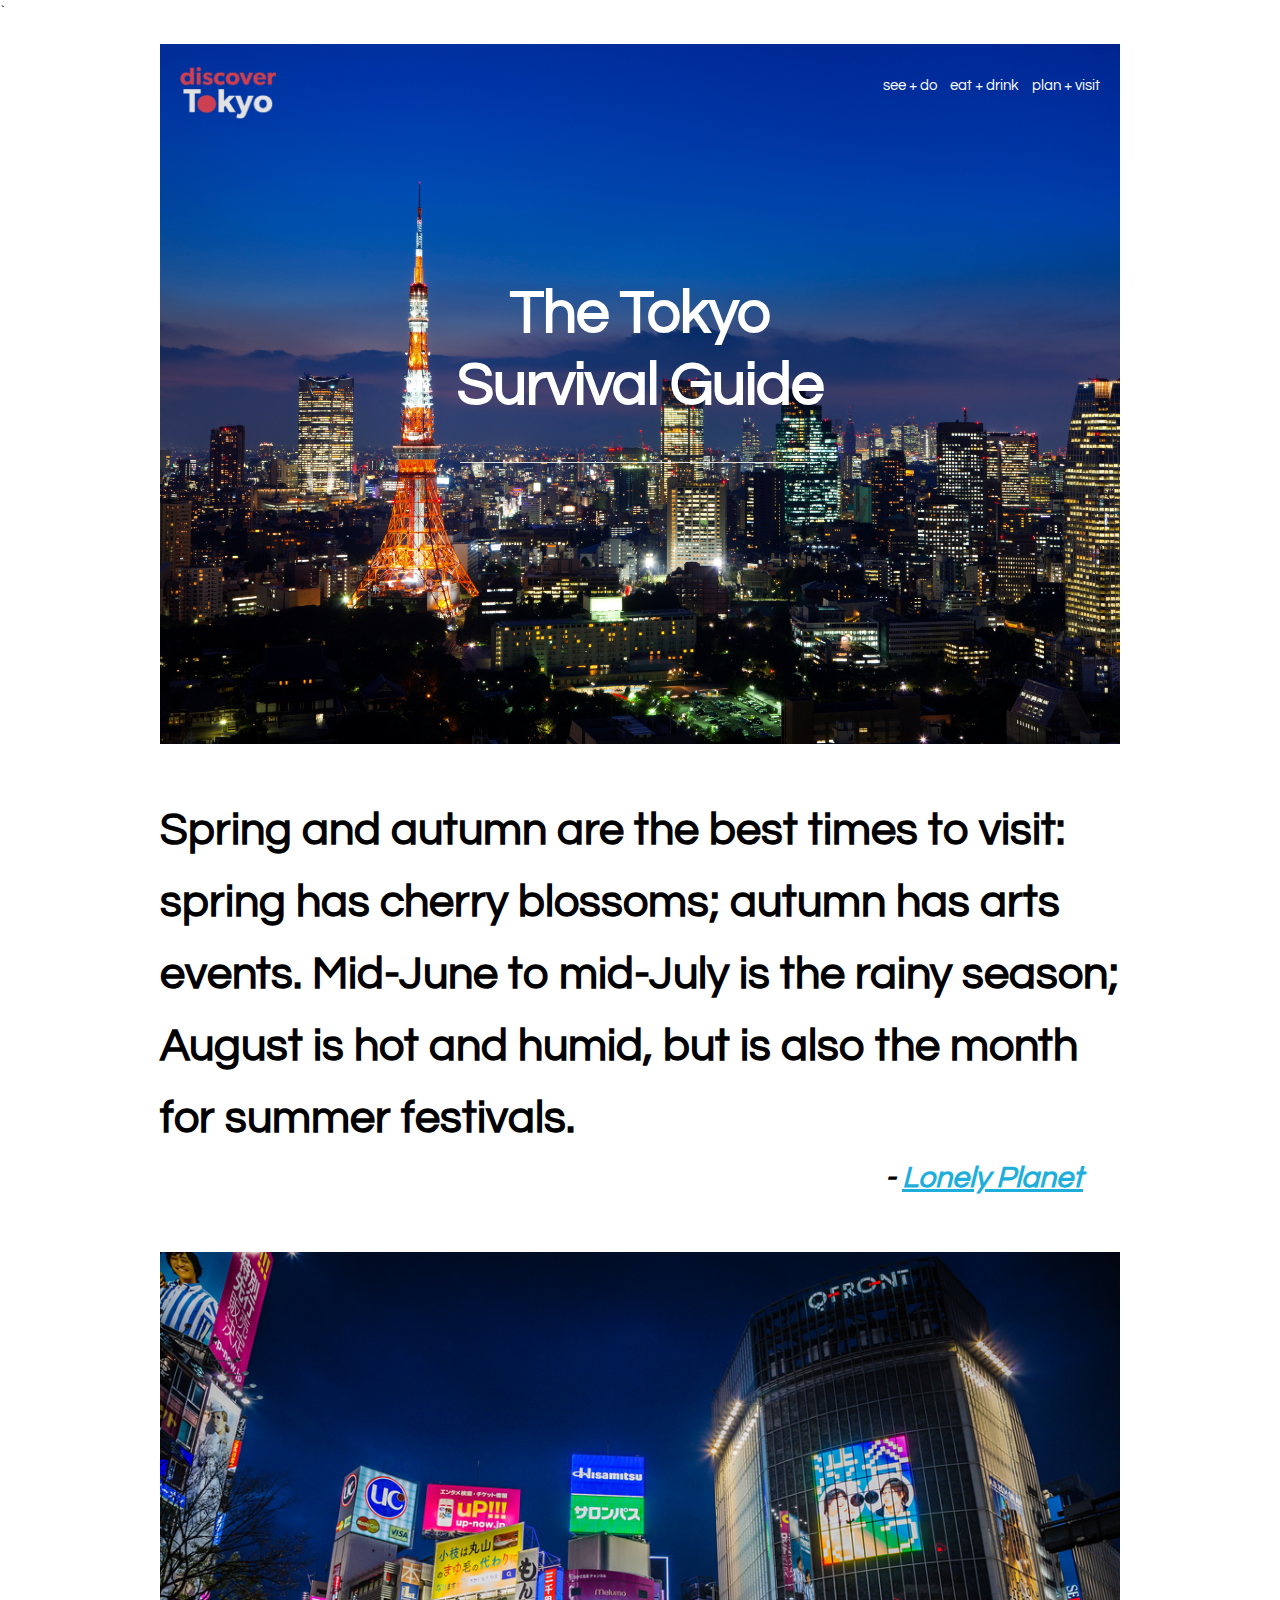
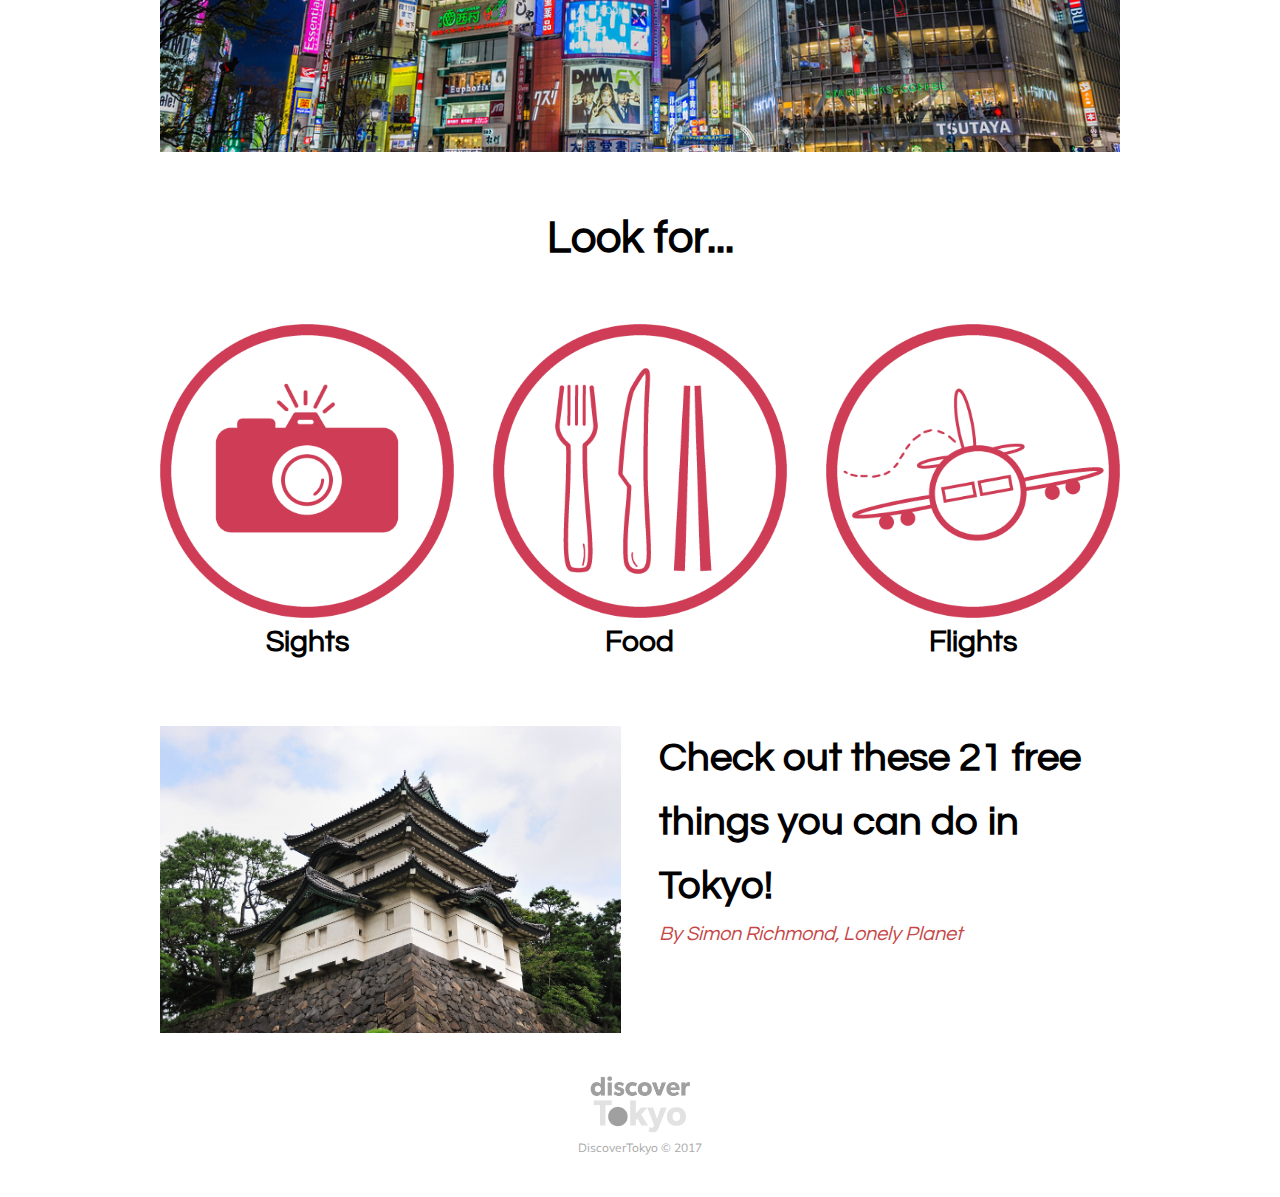
<file: index.html>
`<!DOCTYPE html>
<html>
<head>
	<title>Tokyo Survival Guide</title>
	<link rel="stylesheet" type="text/css" href="Skeleton/css/skeleton.css">
	<link rel="stylesheet" type="text/css" href="Skeleton/css/normalize.css">
	<link rel="stylesheet" type="text/css" href="custom.css"> 
	<link href="https://fonts.googleapis.com/css?family=Questrial" rel="stylesheet">
	<link href="https://fonts.googleapis.com/css?family=Muli" rel="stylesheet">
</head>
<body>
	<div class="clear"></div>
	<div class="container">
	<div class="row">
		<div class="twelve columns">
			<div id="header1">
				<div class="row">
					<a href="index.html">
						<img src="Skeleton/images/logo.png" id="logo">
					</a>	
					<nav>
						<a href="">see + do</a>
						<a href="eat+drink.html">eat + drink</a>
						<a href="">plan + visit</a>
						<!--<hr / class="longline">-->
					</nav>
				</div>
				<div class="row">
					<h1 id="tagline1">The Tokyo <br> Survival Guide</h1>
					<hr / class="shortline">
				</div>
			</div>
		</div>
	</div>

	<div class="row">
	<div class="twelve columns">
		<div id="title1">
			Spring and autumn are the best times to visit: spring has cherry blossoms; autumn has arts events. Mid-June to mid-July is the rainy season; August is hot and humid, but is also the month for summer festivals.
			<div id="credit">- <a href="http://lonelyplanet.com" target="_blank">Lonely Planet</a></div>
		</div>
	</div>
	</div>

	<div class="row">
	<div class="twelve columns">
		<div id="header2">
		</div>
	</div> 
	</div>

	<div id="title3">Look for...</div>
	<div class="iconrow">
		<div class="one-third column">
			<a href="https://www.lonelyplanet.com/japan/tokyo/attractions/a/poi-sig/356817" target="_blank">
				<img src="Skeleton/images/CameraIcon.png">
			</a>	
			<div class="icontext">Sights</div>
		</div>
		<div class="one-third column">	
			<a href="https://www.yelp.com/search?find_desc=&find_loc=Tokyo%2C+Japan&ns=1" target="_blank">
				<img src="Skeleton/images/EatingIcon.png">
			</a>	
			<div class="icontext">Food</div>
		</div>
		<div class="one-third column">
			<a href="https://www.priceline.com/home/" target="_blank">
				<img src="Skeleton/images/PlaneIcon.png">
			</a>	
			<div class="icontext">Flights</div>
		</div>		
	</div>	


	<div class="row">
		<a href="https://www.lonelyplanet.com/japan/tokyo/travel-tips-and-articles/77715">
		<img src="Skeleton/images/Palace.jpg" class="six columns">
		</a>
		<div class="six columns">
			<div id="title2">
			Check out these 21 free things you can do in Tokyo!
			</div>
			<div id="credit2"> By Simon Richmond, Lonely Planet
			</div>	
		</div>

	<div class="row">
	<div class="footer">
		<div class="twelve columns">
		<img src="Skeleton/images/DiscoverTokyoGreyscale.png" id="footerlogo">
		</div>
		<div id="footertext" class="twelve columns">
		DiscoverTokyo © 2017
		</div>
	</div>	
	</div>	
		
	</div>
	</div>	
	</div>	

</body>
</html>
</file>
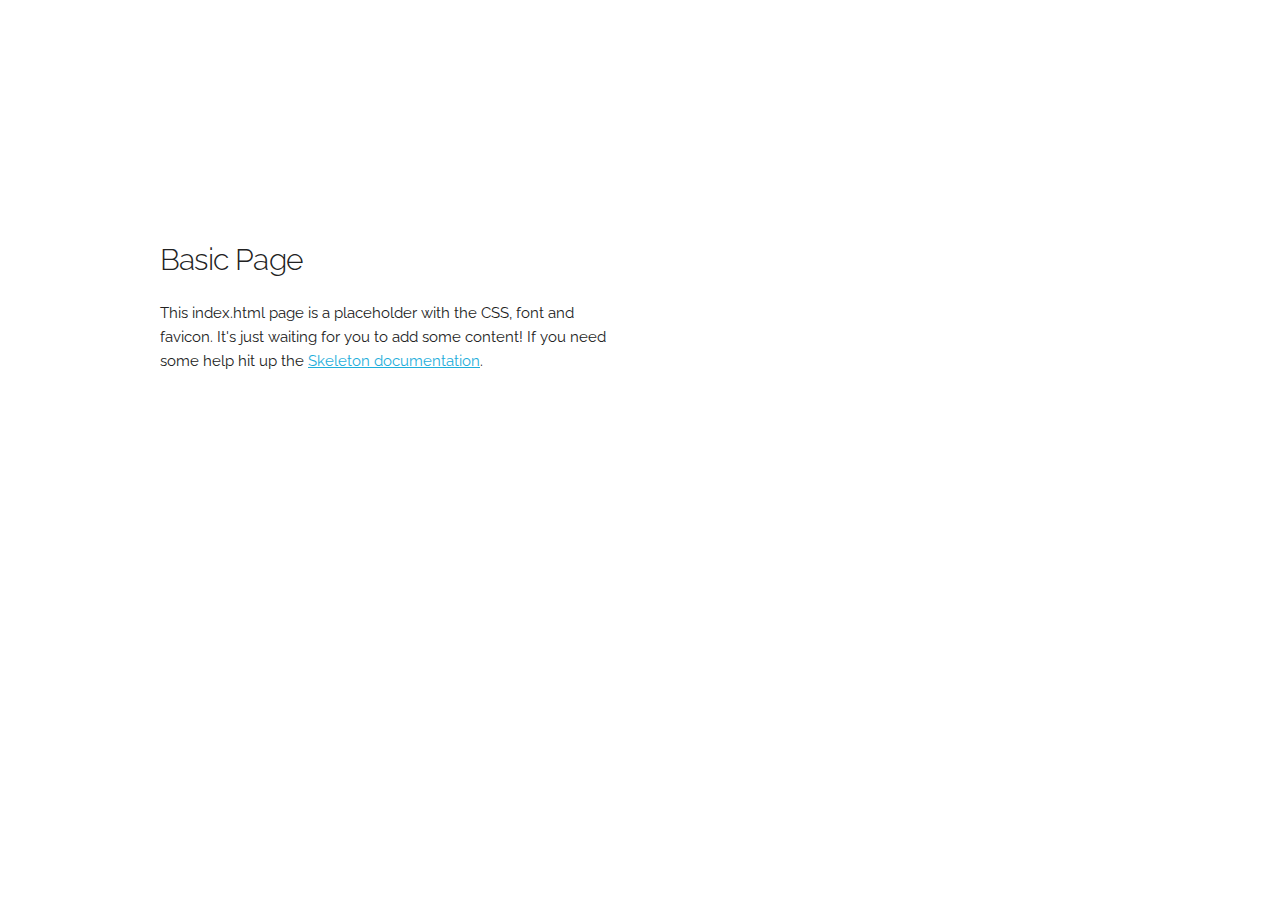
<file: Skeleton-2.0.4/index.html>
<!DOCTYPE html>
<html lang="en">
<head>

  <!-- Basic Page Needs
  –––––––––––––––––––––––––––––––––––––––––––––––––– -->
  <meta charset="utf-8">
  <title>Your page title here :)</title>
  <meta name="description" content="">
  <meta name="author" content="">

  <!-- Mobile Specific Metas
  –––––––––––––––––––––––––––––––––––––––––––––––––– -->
  <meta name="viewport" content="width=device-width, initial-scale=1">

  <!-- FONT
  –––––––––––––––––––––––––––––––––––––––––––––––––– -->
  <link href="//fonts.googleapis.com/css?family=Raleway:400,300,600" rel="stylesheet" type="text/css">

  <!-- CSS
  –––––––––––––––––––––––––––––––––––––––––––––––––– -->
  <link rel="stylesheet" href="css/normalize.css">
  <link rel="stylesheet" href="css/skeleton.css">

  <!-- Favicon
  –––––––––––––––––––––––––––––––––––––––––––––––––– -->
  <link rel="icon" type="image/png" href="images/favicon.png">

</head>
<body>

  <!-- Primary Page Layout
  –––––––––––––––––––––––––––––––––––––––––––––––––– -->
  <div class="container">
    <div class="row">
      <div class="one-half column" style="margin-top: 25%">
        <h4>Basic Page</h4>
        <p>This index.html page is a placeholder with the CSS, font and favicon. It's just waiting for you to add some content! If you need some help hit up the <a href="http://www.getskeleton.com">Skeleton documentation</a>.</p>
      </div>
    </div>
  </div>

<!-- End Document
  –––––––––––––––––––––––––––––––––––––––––––––––––– -->
</body>
</html>
</file>
<file: Skeleton/css/skeleton.css>
/*
* Skeleton V2.0.4
* Copyright 2014, Dave Gamache
* www.getskeleton.com
* Free to use under the MIT license.
* http://www.opensource.org/licenses/mit-license.php
* 12/29/2014
*/


/* Table of contents
––––––––––––––––––––––––––––––––––––––––––––––––––
- Grid
- Base Styles
- Typography
- Links
- Buttons
- Forms
- Lists
- Code
- Tables
- Spacing
- Utilities
- Clearing
- Media Queries
*/


/* Grid
–––––––––––––––––––––––––––––––––––––––––––––––––– */

.container {
  position: relative;
  width: 100%;
  max-width: 960px;
  margin: 0 auto;
  padding: 0 20px;
  box-sizing: border-box; }
.column,
.columns {
  width: 100%;
  float: left;
  box-sizing: border-box; }

/* For devices larger than 400px */
@media (min-width: 400px) {
  .container {
    width: 85%;
    padding: 0; }
}

/* For devices larger than 550px */
@media (min-width: 550px) {
  .container {
    width: 80%; }
  .column,
  .columns {
    margin-left: 4%; }
  .column:first-child,
  .columns:first-child {
    margin-left: 0; }

  .one.column,
  .one.columns                    { width: 4.66666666667%; }
  .two.columns                    { width: 13.3333333333%; }
  .three.columns                  { width: 22%;            }
  .four.columns                   { width: 30.6666666667%; }
  .five.columns                   { width: 39.3333333333%; }
  .six.columns                    { width: 48%;            }
  .seven.columns                  { width: 56.6666666667%; }
  .eight.columns                  { width: 65.3333333333%; }
  .nine.columns                   { width: 74.0%;          }
  .ten.columns                    { width: 82.6666666667%; }
  .eleven.columns                 { width: 91.3333333333%; }
  .twelve.columns                 { width: 100%; margin-left: 0; }

  .one-third.column               { width: 30.6666666667%; }
  .two-thirds.column              { width: 65.3333333333%; }

  .one-half.column                { width: 48%; }

  /* Offsets */
  .offset-by-one.column,
  .offset-by-one.columns          { margin-left: 8.66666666667%; }
  .offset-by-two.column,
  .offset-by-two.columns          { margin-left: 17.3333333333%; }
  .offset-by-three.column,
  .offset-by-three.columns        { margin-left: 26%;            }
  .offset-by-four.column,
  .offset-by-four.columns         { margin-left: 34.6666666667%; }
  .offset-by-five.column,
  .offset-by-five.columns         { margin-left: 43.3333333333%; }
  .offset-by-six.column,
  .offset-by-six.columns          { margin-left: 52%;            }
  .offset-by-seven.column,
  .offset-by-seven.columns        { margin-left: 60.6666666667%; }
  .offset-by-eight.column,
  .offset-by-eight.columns        { margin-left: 69.3333333333%; }
  .offset-by-nine.column,
  .offset-by-nine.columns         { margin-left: 78.0%;          }
  .offset-by-ten.column,
  .offset-by-ten.columns          { margin-left: 86.6666666667%; }
  .offset-by-eleven.column,
  .offset-by-eleven.columns       { margin-left: 95.3333333333%; }

  .offset-by-one-third.column,
  .offset-by-one-third.columns    { margin-left: 34.6666666667%; }
  .offset-by-two-thirds.column,
  .offset-by-two-thirds.columns   { margin-left: 69.3333333333%; }

  .offset-by-one-half.column,
  .offset-by-one-half.columns     { margin-left: 52%; }

}


/* Base Styles
–––––––––––––––––––––––––––––––––––––––––––––––––– */
/* NOTE
html is set to 62.5% so that all the REM measurements throughout Skeleton
are based on 10px sizing. So basically 1.5rem = 15px :) */
html {
  font-size: 62.5%; }
body {
  font-size: 1.5em; /* currently ems cause chrome bug misinterpreting rems on body element */
  line-height: 1.6;
  font-weight: 400;
  font-family: "Raleway", "HelveticaNeue", "Helvetica Neue", Helvetica, Arial, sans-serif;
  color: #222; }


/* Typography
–––––––––––––––––––––––––––––––––––––––––––––––––– */
h1, h2, h3, h4, h5, h6 {
  margin-top: 0;
  margin-bottom: 2rem;
  font-weight: 300; }
h1 { font-size: 4.0rem; line-height: 1.2;  letter-spacing: -.1rem;}
h2 { font-size: 3.6rem; line-height: 1.25; letter-spacing: -.1rem; }
h3 { font-size: 3.0rem; line-height: 1.3;  letter-spacing: -.1rem; }
h4 { font-size: 2.4rem; line-height: 1.35; letter-spacing: -.08rem; }
h5 { font-size: 1.8rem; line-height: 1.5;  letter-spacing: -.05rem; }
h6 { font-size: 1.5rem; line-height: 1.6;  letter-spacing: 0; }

/* Larger than phablet */
@media (min-width: 550px) {
  h1 { font-size: 5.0rem; }
  h2 { font-size: 4.2rem; }
  h3 { font-size: 3.6rem; }
  h4 { font-size: 3.0rem; }
  h5 { font-size: 2.4rem; }
  h6 { font-size: 1.5rem; }
}

p {
  margin-top: 0; }


/* Links
–––––––––––––––––––––––––––––––––––––––––––––––––– */
a {
  color: #1EAEDB; }
a:hover {
  color: #0FA0CE; }

/* Buttons
–––––––––––––––––––––––––––––––––––––––––––––––––– */
.button,
button,
input[type="submit"],
input[type="reset"],
input[type="button"] {
  display: inline-block;
  height: 38px;
  padding: 0 30px;
  color: #555;
  text-align: center;
  font-size: 11px;
  font-weight: 600;
  line-height: 38px;
  letter-spacing: .1rem;
  text-transform: uppercase;
  text-decoration: none;
  white-space: nowrap;
  background-color: transparent;
  border-radius: 4px;
  border: 1px solid #bbb;
  cursor: pointer;
  box-sizing: border-box; }
.button:hover,
button:hover,
input[type="submit"]:hover,
input[type="reset"]:hover,
input[type="button"]:hover,
.button:focus,
button:focus,
input[type="submit"]:focus,
input[type="reset"]:focus,
input[type="button"]:focus {
  color: #333;
  border-color: #888;
  outline: 0; }
.button.button-primary,
button.button-primary,
input[type="submit"].button-primary,
input[type="reset"].button-primary,
input[type="button"].button-primary {
  color: #FFF;
  background-color: #33C3F0;
  border-color: #33C3F0; }
.button.button-primary:hover,
button.button-primary:hover,
input[type="submit"].button-primary:hover,
input[type="reset"].button-primary:hover,
input[type="button"].button-primary:hover,
.button.button-primary:focus,
button.button-primary:focus,
input[type="submit"].button-primary:focus,
input[type="reset"].button-primary:focus,
input[type="button"].button-primary:focus {
  color: #FFF;
  background-color: #1EAEDB;
  border-color: #1EAEDB; }


/* Forms
–––––––––––––––––––––––––––––––––––––––––––––––––– */
input[type="email"],
input[type="number"],
input[type="search"],
input[type="text"],
input[type="tel"],
input[type="url"],
input[type="password"],
textarea,
select {
  height: 38px;
  padding: 6px 10px; /* The 6px vertically centers text on FF, ignored by Webkit */
  background-color: #fff;
  border: 1px solid #D1D1D1;
  border-radius: 4px;
  box-shadow: none;
  box-sizing: border-box; }
/* Removes awkward default styles on some inputs for iOS */
input[type="email"],
input[type="number"],
input[type="search"],
input[type="text"],
input[type="tel"],
input[type="url"],
input[type="password"],
textarea {
  -webkit-appearance: none;
     -moz-appearance: none;
          appearance: none; }
textarea {
  min-height: 65px;
  padding-top: 6px;
  padding-bottom: 6px; }
input[type="email"]:focus,
input[type="number"]:focus,
input[type="search"]:focus,
input[type="text"]:focus,
input[type="tel"]:focus,
input[type="url"]:focus,
input[type="password"]:focus,
textarea:focus,
select:focus {
  border: 1px solid #33C3F0;
  outline: 0; }
label,
legend {
  display: block;
  margin-bottom: .5rem;
  font-weight: 600; }
fieldset {
  padding: 0;
  border-width: 0; }
input[type="checkbox"],
input[type="radio"] {
  display: inline; }
label > .label-body {
  display: inline-block;
  margin-left: .5rem;
  font-weight: normal; }


/* Lists
–––––––––––––––––––––––––––––––––––––––––––––––––– */
ul {
  list-style: circle inside; }
ol {
  list-style: decimal inside; }
ol, ul {
  padding-left: 0;
  margin-top: 0; }
ul ul,
ul ol,
ol ol,
ol ul {
  margin: 1.5rem 0 1.5rem 3rem;
  font-size: 90%; }
li {
  margin-bottom: 1rem; }


/* Code
–––––––––––––––––––––––––––––––––––––––––––––––––– */
code {
  padding: .2rem .5rem;
  margin: 0 .2rem;
  font-size: 90%;
  white-space: nowrap;
  background: #F1F1F1;
  border: 1px solid #E1E1E1;
  border-radius: 4px; }
pre > code {
  display: block;
  padding: 1rem 1.5rem;
  white-space: pre; }


/* Tables
–––––––––––––––––––––––––––––––––––––––––––––––––– */
th,
td {
  padding: 12px 15px;
  text-align: left;
  border-bottom: 1px solid #E1E1E1; }
th:first-child,
td:first-child {
  padding-left: 0; }
th:last-child,
td:last-child {
  padding-right: 0; }


/* Spacing
–––––––––––––––––––––––––––––––––––––––––––––––––– */
button,
.button {
  margin-bottom: 1rem; }
input,
textarea,
select,
fieldset {
  margin-bottom: 1.5rem; }
pre,
blockquote,
dl,
figure,
table,
p,
ul,
ol,
form {
  margin-bottom: 2.5rem; }


/* Utilities
–––––––––––––––––––––––––––––––––––––––––––––––––– */
.u-full-width {
  width: 100%;
  box-sizing: border-box; }
.u-max-full-width {
  max-width: 100%;
  box-sizing: border-box; }
.u-pull-right {
  float: right; }
.u-pull-left {
  float: left; }


/* Misc
–––––––––––––––––––––––––––––––––––––––––––––––––– */
hr {
  margin-top: 3rem;
  margin-bottom: 3.5rem;
  border-width: 0;
  border-top: 1px solid #E1E1E1; }


/* Clearing
–––––––––––––––––––––––––––––––––––––––––––––––––– */

/* Self Clearing Goodness */
.container:after,
.row:after,
.u-cf {
  content: "";
  display: table;
  clear: both; }

/* Media Queries
–––––––––––––––––––––––––––––––––––––––––––––––––– */
/*
Note: The best way to structure the use of media queries is to create the queries
near the relevant code. For example, if you wanted to change the styles for buttons
on small devices, paste the mobile query code up in the buttons section and style it
there.
*/


/* Larger than mobile */
@media (min-width: 400px) {}

/* Larger than phablet (also point when grid becomes active) */
@media (min-width: 550px) {}

/* Larger than tablet */
@media (min-width: 750px) {}

/* Larger than desktop */
@media (min-width: 1000px) {}

/* Larger than Desktop HD */
@media (min-width: 1200px) {}
</file>
<file: custom.css>
/* Header, Body, Text */

body { 
  font-family: 'Questrial', sans-serif;
}

#header {
  background-image:url('Skeleton/images/DSC01194.JPG');
  background-size:cover;
  min-height:500px;
}

#header1 {
	background-image:url('Skeleton/images/TokyoSkyline.png');
	background-size: cover;
	min-height: 700px;

}

#header2 {
	background-image:url('Skeleton/images/Shibuya.jpg');
	background-size: cover;
	min-height: 500px;
}

.paragraph {
	font-family: 'Muli', sans-serif;
}

#title1 {
	font-size: 45px;
	font-weight: bold;
	margin-top: 50px;
	margin-bottom: 50px;
	color: #000;
  font-family: 'Questrial', sans-serif;
}

#title2 {
	font-size: 40px;
	font-weight: bold;
	margin: auto;
	color: #000;
}

#title3 {
  font-size: 45px;
  font-weight: bold;
  margin-top: 50px;
  margin-bottom: 50px;
  text-align: center;
  color: #000;
  font-family: 'Questrial', sans-serif;
}

#outlinetext {
	font-size: 45px;
	font-weight: bold;
	color: red;
}

#credit {
	font-size: 30px;
	font-style: italic;
	color: #000;
	margin-left: 725px;
}

#credit2 {
	font-size: 20px;
	font-style: italic;
	color: #c64747;
}

.icontext {
	font-size: 30px;
	text-align: center;
	font-weight: bold;
	color: #000;
	margin-bottom: 60px;
}

/* Popular Restaurants
–––––––––––––––––––––––––––––––––––––––––––––––––– */
.popular {
  margin-left:20px;
}

h5 {
  font-size: 20px;
  font-style: italic;
  color: #c64747;
}


/* Navigation
–––––––––––––––––––––––––––––––––––––––––––––––––– */

nav {
  padding-right:20px;
  padding-top:30px;
  text-align:right;
  z-index: 3;
  font-weight: none;
}

nav a {
  text-decoration:none;
  color: #fff;
  padding-left:10px;
}

nav a:hover {
  color: #c64747;
}

/* nav hr {
  padding:10px;
} */

.longline {
  margin-left:25px;
  margin-right:25px;
}

/* Logo
–––––––––––––––––––––––––––––––––––––––––––––––––– */
#logo {
  padding-left:20px;
  padding-top:20px;
  width:10%;
  display:inline-block;
  position:absolute;
  z-index:2;
}

/* Footer
–––––––––––––––––––––––––––––––––––––––––––––––––– */
.footer {
	text-align: center;
}

#footerlogo {
	width: 100px;
	height: 60px;
	margin-top: 40px;
	margin-bottom: 5px;
}

#footertext {
	margin-bottom: 40px;
	font-family: 'Muli', sans-serif;
	font-size: 12px;
	color: darkgrey;
}

/* Tagline
–––––––––––––––––––––––––––––––––––––––––––––––––– */

#tagline {
  text-align:center;
  z-index: 3;
  color:#fff;
  padding-top:125px;
  font-size:60px;
  font-weight: bold;
}

#tagline1 {
  text-align:center;
  z-index: 3;
  color:#fff;
  padding-top:140px;
  font-size:60px;
  font-weight: bold;
}

.shortline {
  margin-left:300px;
  margin-right:300px;
}

.intro {
  font-size:35px;
}

/* Clear
–––––––––––––––––––––––––––––––––––––––––––––––––– */
.clear {
  margin-top:20px;
}

/* Background Image
–––––––––––––––––––––––––––––––––––––––––––––––––– */
.background.image {
  width:100%;
  margin-top:0px;
}

/* Image Gallery
–––––––––––––––––––––––––––––––––––––––––––––––––– */


#slideshowImage {
  width:100%;
}

.imagegallery {
  height:550px;
  overflow:hidden;
  position:relative;
}

.leftarrow {
  position:absolute;
  left:20px;
  top:40%;
  font-size:100px;
  line-height:80px;
}

.rightarrow {
  position:absolute;
  right:20px;
  top:40%;
  font-size:100px;
  line-height:80px;
}

.caption {
  position:absolute;
  bottom:0%;
  font-size: 14px;
  color:#fff;
  background-color: rgba(0,0,0,0.7);
  width:100%;
  padding:10px;
  padding-left:30px;
}
</file>
<file: Skeleton-2.0.4/css/skeleton.css>
/*
* Skeleton V2.0.4
* Copyright 2014, Dave Gamache
* www.getskeleton.com
* Free to use under the MIT license.
* http://www.opensource.org/licenses/mit-license.php
* 12/29/2014
*/


/* Table of contents
––––––––––––––––––––––––––––––––––––––––––––––––––
- Grid
- Base Styles
- Typography
- Links
- Buttons
- Forms
- Lists
- Code
- Tables
- Spacing
- Utilities
- Clearing
- Media Queries
*/


/* Grid
–––––––––––––––––––––––––––––––––––––––––––––––––– */
.container {
  position: relative;
  width: 100%;
  max-width: 960px;
  margin: 0 auto;
  padding: 0 20px;
  box-sizing: border-box; }
.column,
.columns {
  width: 100%;
  float: left;
  box-sizing: border-box; }

/* For devices larger than 400px */
@media (min-width: 400px) {
  .container {
    width: 85%;
    padding: 0; }
}

/* For devices larger than 550px */
@media (min-width: 550px) {
  .container {
    width: 80%; }
  .column,
  .columns {
    margin-left: 4%; }
  .column:first-child,
  .columns:first-child {
    margin-left: 0; }

  .one.column,
  .one.columns                    { width: 4.66666666667%; }
  .two.columns                    { width: 13.3333333333%; }
  .three.columns                  { width: 22%;            }
  .four.columns                   { width: 30.6666666667%; }
  .five.columns                   { width: 39.3333333333%; }
  .six.columns                    { width: 48%;            }
  .seven.columns                  { width: 56.6666666667%; }
  .eight.columns                  { width: 65.3333333333%; }
  .nine.columns                   { width: 74.0%;          }
  .ten.columns                    { width: 82.6666666667%; }
  .eleven.columns                 { width: 91.3333333333%; }
  .twelve.columns                 { width: 100%; margin-left: 0; }

  .one-third.column               { width: 30.6666666667%; }
  .two-thirds.column              { width: 65.3333333333%; }

  .one-half.column                { width: 48%; }

  /* Offsets */
  .offset-by-one.column,
  .offset-by-one.columns          { margin-left: 8.66666666667%; }
  .offset-by-two.column,
  .offset-by-two.columns          { margin-left: 17.3333333333%; }
  .offset-by-three.column,
  .offset-by-three.columns        { margin-left: 26%;            }
  .offset-by-four.column,
  .offset-by-four.columns         { margin-left: 34.6666666667%; }
  .offset-by-five.column,
  .offset-by-five.columns         { margin-left: 43.3333333333%; }
  .offset-by-six.column,
  .offset-by-six.columns          { margin-left: 52%;            }
  .offset-by-seven.column,
  .offset-by-seven.columns        { margin-left: 60.6666666667%; }
  .offset-by-eight.column,
  .offset-by-eight.columns        { margin-left: 69.3333333333%; }
  .offset-by-nine.column,
  .offset-by-nine.columns         { margin-left: 78.0%;          }
  .offset-by-ten.column,
  .offset-by-ten.columns          { margin-left: 86.6666666667%; }
  .offset-by-eleven.column,
  .offset-by-eleven.columns       { margin-left: 95.3333333333%; }

  .offset-by-one-third.column,
  .offset-by-one-third.columns    { margin-left: 34.6666666667%; }
  .offset-by-two-thirds.column,
  .offset-by-two-thirds.columns   { margin-left: 69.3333333333%; }

  .offset-by-one-half.column,
  .offset-by-one-half.columns     { margin-left: 52%; }

}


/* Base Styles
–––––––––––––––––––––––––––––––––––––––––––––––––– */
/* NOTE
html is set to 62.5% so that all the REM measurements throughout Skeleton
are based on 10px sizing. So basically 1.5rem = 15px :) */
html {
  font-size: 62.5%; }
body {
  font-size: 1.5em; /* currently ems cause chrome bug misinterpreting rems on body element */
  line-height: 1.6;
  font-weight: 400;
  font-family: "Raleway", "HelveticaNeue", "Helvetica Neue", Helvetica, Arial, sans-serif;
  color: #222; }


/* Typography
–––––––––––––––––––––––––––––––––––––––––––––––––– */
h1, h2, h3, h4, h5, h6 {
  margin-top: 0;
  margin-bottom: 2rem;
  font-weight: 300; }
h1 { font-size: 4.0rem; line-height: 1.2;  letter-spacing: -.1rem;}
h2 { font-size: 3.6rem; line-height: 1.25; letter-spacing: -.1rem; }
h3 { font-size: 3.0rem; line-height: 1.3;  letter-spacing: -.1rem; }
h4 { font-size: 2.4rem; line-height: 1.35; letter-spacing: -.08rem; }
h5 { font-size: 1.8rem; line-height: 1.5;  letter-spacing: -.05rem; }
h6 { font-size: 1.5rem; line-height: 1.6;  letter-spacing: 0; }

/* Larger than phablet */
@media (min-width: 550px) {
  h1 { font-size: 5.0rem; }
  h2 { font-size: 4.2rem; }
  h3 { font-size: 3.6rem; }
  h4 { font-size: 3.0rem; }
  h5 { font-size: 2.4rem; }
  h6 { font-size: 1.5rem; }
}

p {
  margin-top: 0; }


/* Links
–––––––––––––––––––––––––––––––––––––––––––––––––– */
a {
  color: #1EAEDB; }
a:hover {
  color: #0FA0CE; }


/* Buttons
–––––––––––––––––––––––––––––––––––––––––––––––––– */
.button,
button,
input[type="submit"],
input[type="reset"],
input[type="button"] {
  display: inline-block;
  height: 38px;
  padding: 0 30px;
  color: #555;
  text-align: center;
  font-size: 11px;
  font-weight: 600;
  line-height: 38px;
  letter-spacing: .1rem;
  text-transform: uppercase;
  text-decoration: none;
  white-space: nowrap;
  background-color: transparent;
  border-radius: 4px;
  border: 1px solid #bbb;
  cursor: pointer;
  box-sizing: border-box; }
.button:hover,
button:hover,
input[type="submit"]:hover,
input[type="reset"]:hover,
input[type="button"]:hover,
.button:focus,
button:focus,
input[type="submit"]:focus,
input[type="reset"]:focus,
input[type="button"]:focus {
  color: #333;
  border-color: #888;
  outline: 0; }
.button.button-primary,
button.button-primary,
input[type="submit"].button-primary,
input[type="reset"].button-primary,
input[type="button"].button-primary {
  color: #FFF;
  background-color: #33C3F0;
  border-color: #33C3F0; }
.button.button-primary:hover,
button.button-primary:hover,
input[type="submit"].button-primary:hover,
input[type="reset"].button-primary:hover,
input[type="button"].button-primary:hover,
.button.button-primary:focus,
button.button-primary:focus,
input[type="submit"].button-primary:focus,
input[type="reset"].button-primary:focus,
input[type="button"].button-primary:focus {
  color: #FFF;
  background-color: #1EAEDB;
  border-color: #1EAEDB; }


/* Forms
–––––––––––––––––––––––––––––––––––––––––––––––––– */
input[type="email"],
input[type="number"],
input[type="search"],
input[type="text"],
input[type="tel"],
input[type="url"],
input[type="password"],
textarea,
select {
  height: 38px;
  padding: 6px 10px; /* The 6px vertically centers text on FF, ignored by Webkit */
  background-color: #fff;
  border: 1px solid #D1D1D1;
  border-radius: 4px;
  box-shadow: none;
  box-sizing: border-box; }
/* Removes awkward default styles on some inputs for iOS */
input[type="email"],
input[type="number"],
input[type="search"],
input[type="text"],
input[type="tel"],
input[type="url"],
input[type="password"],
textarea {
  -webkit-appearance: none;
     -moz-appearance: none;
          appearance: none; }
textarea {
  min-height: 65px;
  padding-top: 6px;
  padding-bottom: 6px; }
input[type="email"]:focus,
input[type="number"]:focus,
input[type="search"]:focus,
input[type="text"]:focus,
input[type="tel"]:focus,
input[type="url"]:focus,
input[type="password"]:focus,
textarea:focus,
select:focus {
  border: 1px solid #33C3F0;
  outline: 0; }
label,
legend {
  display: block;
  margin-bottom: .5rem;
  font-weight: 600; }
fieldset {
  padding: 0;
  border-width: 0; }
input[type="checkbox"],
input[type="radio"] {
  display: inline; }
label > .label-body {
  display: inline-block;
  margin-left: .5rem;
  font-weight: normal; }


/* Lists
–––––––––––––––––––––––––––––––––––––––––––––––––– */
ul {
  list-style: circle inside; }
ol {
  list-style: decimal inside; }
ol, ul {
  padding-left: 0;
  margin-top: 0; }
ul ul,
ul ol,
ol ol,
ol ul {
  margin: 1.5rem 0 1.5rem 3rem;
  font-size: 90%; }
li {
  margin-bottom: 1rem; }


/* Code
–––––––––––––––––––––––––––––––––––––––––––––––––– */
code {
  padding: .2rem .5rem;
  margin: 0 .2rem;
  font-size: 90%;
  white-space: nowrap;
  background: #F1F1F1;
  border: 1px solid #E1E1E1;
  border-radius: 4px; }
pre > code {
  display: block;
  padding: 1rem 1.5rem;
  white-space: pre; }


/* Tables
–––––––––––––––––––––––––––––––––––––––––––––––––– */
th,
td {
  padding: 12px 15px;
  text-align: left;
  border-bottom: 1px solid #E1E1E1; }
th:first-child,
td:first-child {
  padding-left: 0; }
th:last-child,
td:last-child {
  padding-right: 0; }


/* Spacing
–––––––––––––––––––––––––––––––––––––––––––––––––– */
button,
.button {
  margin-bottom: 1rem; }
input,
textarea,
select,
fieldset {
  margin-bottom: 1.5rem; }
pre,
blockquote,
dl,
figure,
table,
p,
ul,
ol,
form {
  margin-bottom: 2.5rem; }


/* Utilities
–––––––––––––––––––––––––––––––––––––––––––––––––– */
.u-full-width {
  width: 100%;
  box-sizing: border-box; }
.u-max-full-width {
  max-width: 100%;
  box-sizing: border-box; }
.u-pull-right {
  float: right; }
.u-pull-left {
  float: left; }


/* Misc
–––––––––––––––––––––––––––––––––––––––––––––––––– */
hr {
  margin-top: 3rem;
  margin-bottom: 3.5rem;
  border-width: 0;
  border-top: 1px solid #E1E1E1; }


/* Clearing
–––––––––––––––––––––––––––––––––––––––––––––––––– */

/* Self Clearing Goodness */
.container:after,
.row:after,
.u-cf {
  content: "";
  display: table;
  clear: both; }


/* Media Queries
–––––––––––––––––––––––––––––––––––––––––––––––––– */
/*
Note: The best way to structure the use of media queries is to create the queries
near the relevant code. For example, if you wanted to change the styles for buttons
on small devices, paste the mobile query code up in the buttons section and style it
there.
*/


/* Larger than mobile */
@media (min-width: 400px) {}

/* Larger than phablet (also point when grid becomes active) */
@media (min-width: 550px) {}

/* Larger than tablet */
@media (min-width: 750px) {}

/* Larger than desktop */
@media (min-width: 1000px) {}

/* Larger than Desktop HD */
@media (min-width: 1200px) {}
</file>
